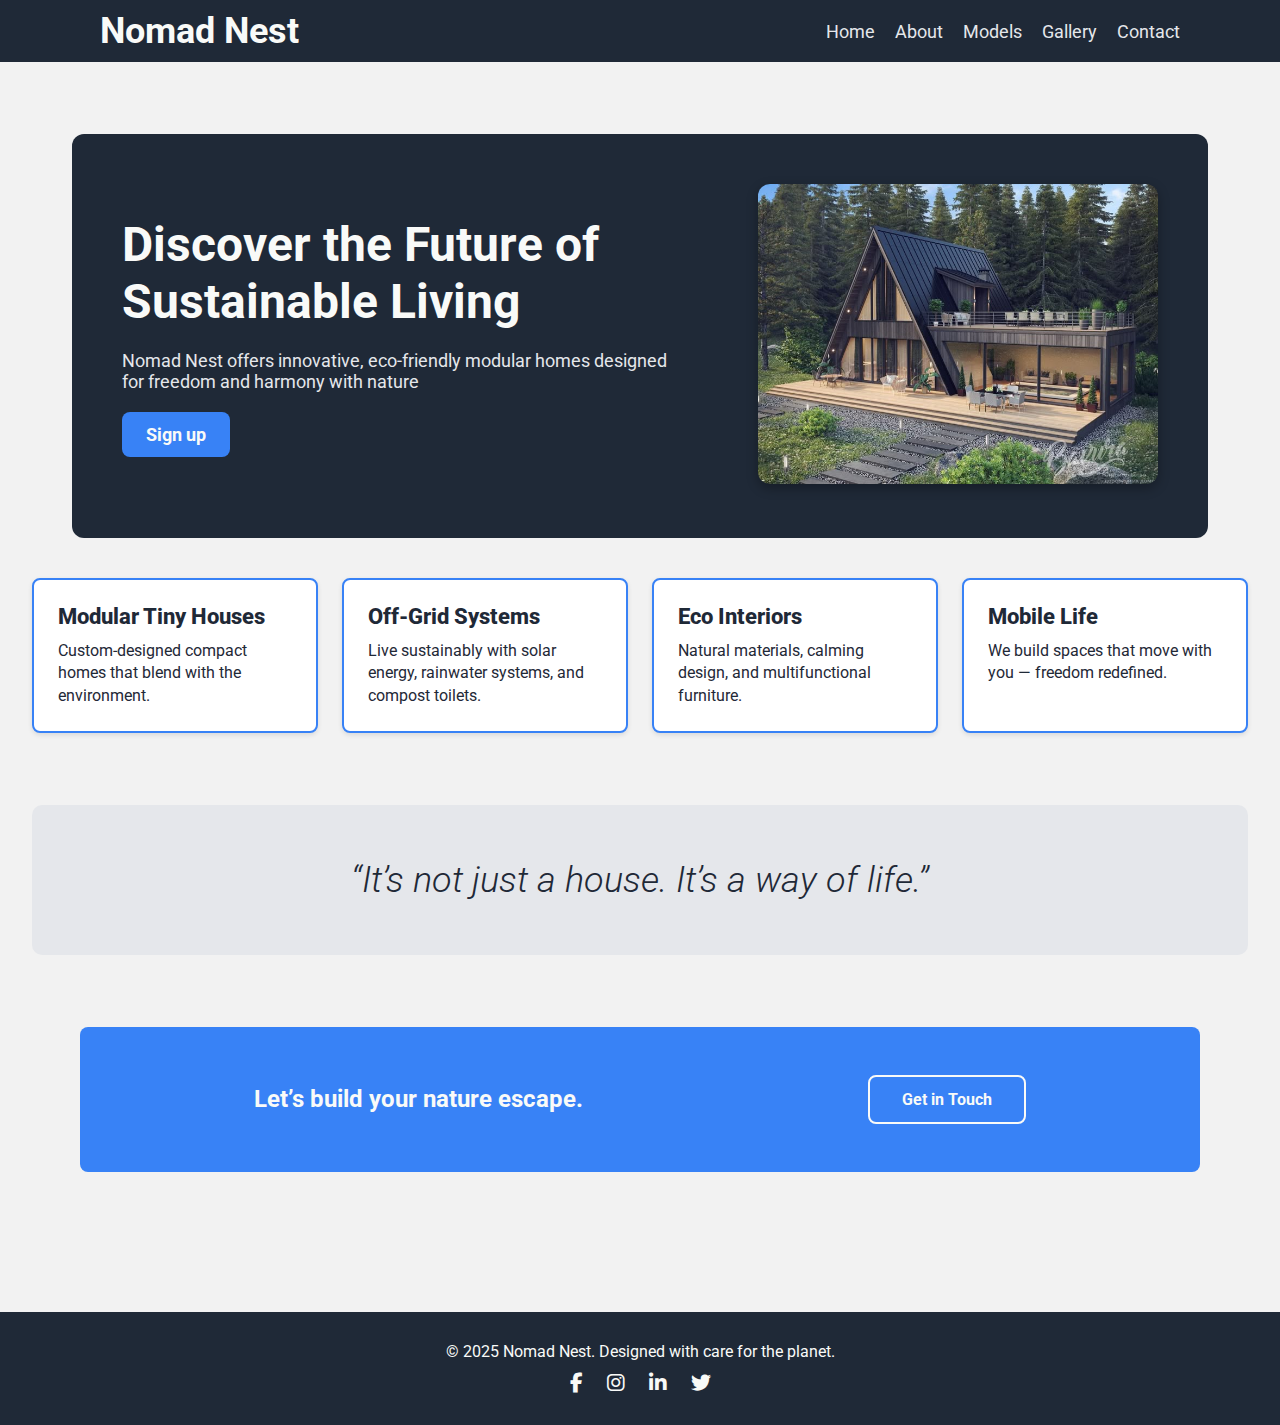
<file: index.html>
<!DOCTYPE html>
<html lang="en">
  <head>
    <meta charset="UTF-8" />
    <meta name="viewport" content="width=device-width, initial-scale=1.0" />
    <title>Nomad Nest</title>
    <link rel="stylesheet" href="style.css" />
    <link rel="preconnect" href="https://fonts.googleapis.com" />
    <link rel="preconnect" href="https://fonts.gstatic.com" crossorigin />
    <link
      href="https://fonts.googleapis.com/css2?family=Roboto&display=swap"
      rel="stylesheet"
    />
    <link
      rel="stylesheet"
      href="https://cdnjs.cloudflare.com/ajax/libs/font-awesome/6.5.0/css/all.min.css"
    />
  </head>
  <body>
    <header>
      <div class="header-top">
        <div class="logo">Nomad Nest</div>
        <nav class="nav-links">
          <a href="index.html">Home</a>
          <a href="about.html">About</a>
          <a href="models.html">Models</a>
          <a href="gallery.html">Gallery</a>
          <a href="contact.html">Contact</a>
        </nav>
      </div>
    </header>

    <main>
      <section class="hero-section">
        <div class="hero-content">
          <h1>Discover the Future of Sustainable Living</h1>
          <p>
            Nomad Nest offers innovative, eco-friendly modular homes designed
            for freedom and harmony with nature
          </p>
          <a href="contact.html" class="button">Sign up</a>
        </div>
        <div class="hero-image">
          <img
            src="images/hero-image.jpg"
            alt="A modern tiny house in a natural setting"
          />
        </div>
      </section>

      <section class="info">
        <div class="info-box">
          <h2>Modular Tiny Houses</h2>
          <p>Custom-designed compact homes that blend with the environment.</p>
        </div>
        <div class="info-box">
          <h2>Off-Grid Systems</h2>
          <p>
            Live sustainably with solar energy, rainwater systems, and compost
            toilets.
          </p>
        </div>
        <div class="info-box">
          <h2>Eco Interiors</h2>
          <p>
            Natural materials, calming design, and multifunctional furniture.
          </p>
        </div>
        <div class="info-box">
          <h2>Mobile Life</h2>
          <p>We build spaces that move with you — freedom redefined.</p>
        </div>
      </section>

      <section class="quote">
        <blockquote>“It’s not just a house. It’s a way of life.”</blockquote>
      </section>

      <section class="cta">
        <h3>Let’s build your nature escape.</h3>
        <a href="contact.html" class="button">Get in Touch</a>
      </section>
    </main>

    <footer>
      <p>&copy; 2025 Nomad Nest. Designed with care for the planet.</p>
      <div class="social-media">
        <a href="https://facebook.com" target="_blank"
          ><i class="fab fa-facebook-f"></i
        ></a>
        <a href="https://instagram.com" target="_blank"
          ><i class="fab fa-instagram"></i
        ></a>
        <a href="https://linkedin.com" target="_blank"
          ><i class="fab fa-linkedin-in"></i
        ></a>
        <a href="https://twitter.com" target="_blank"
          ><i class="fab fa-twitter"></i
        ></a>
      </div>
    </footer>
  </body>
</html>
</file>
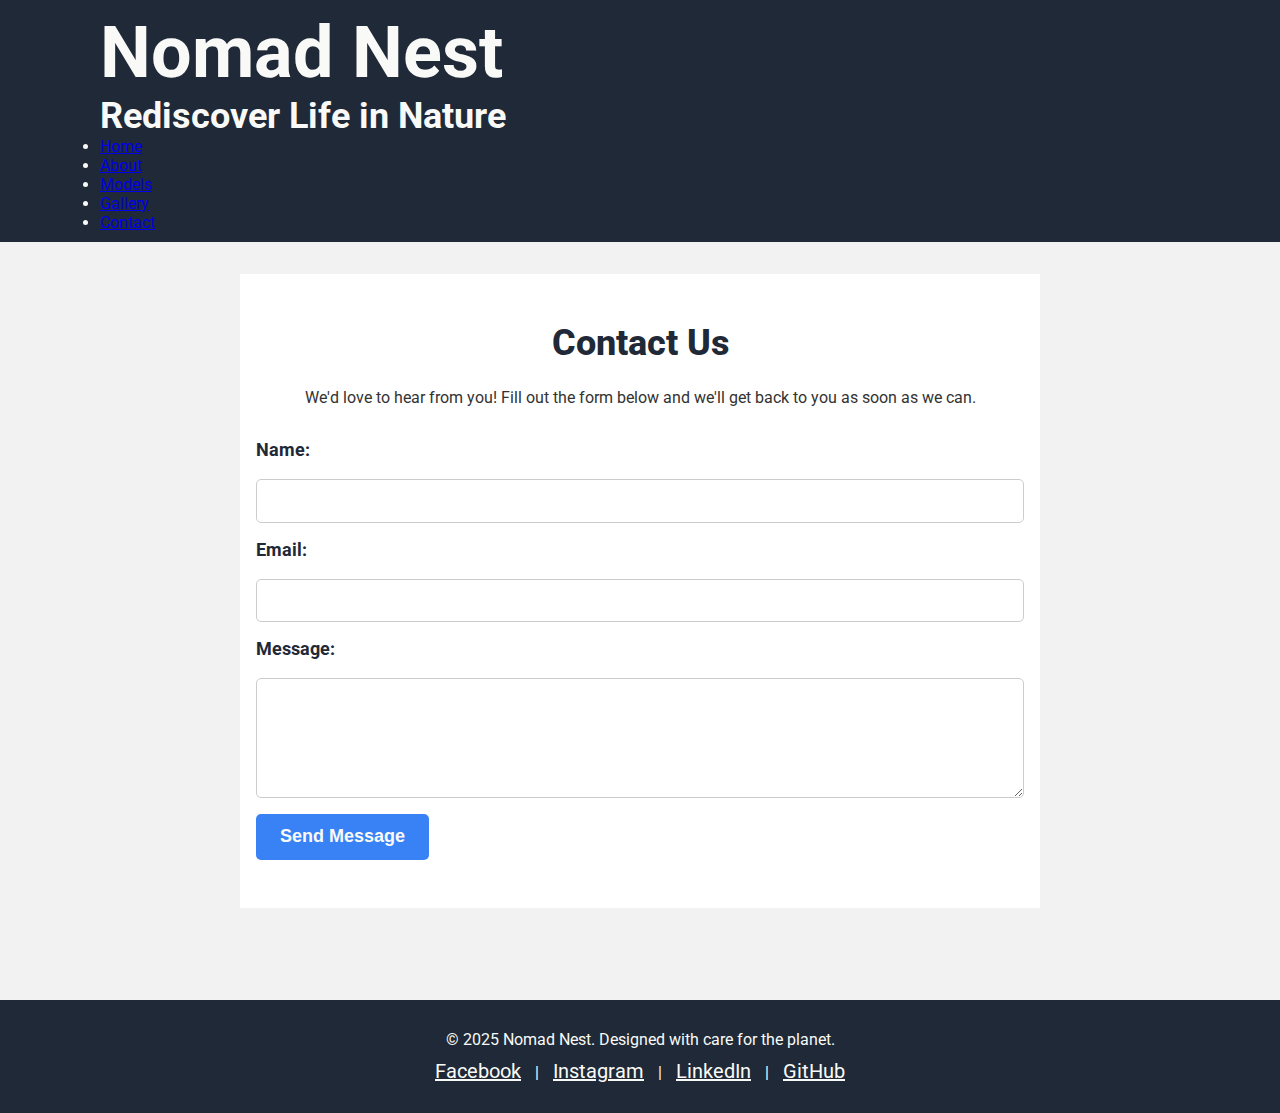
<file: contact.html>
<!DOCTYPE html>
<html lang="en">
  <head>
    <meta charset="UTF-8" />
    <meta name="viewport" content="width=device-width, initial-scale=1.0" />
    <title>Contact | Nomad Nest</title>
    <link rel="stylesheet" href="style.css" />
    <link
      href="https://fonts.googleapis.com/css2?family=Roboto&display=swap"
      rel="stylesheet"
    />
  </head>
  <body>
    <header>
      <div class="header-container">
        <div class="logo">
          <h1>Nomad Nest</h1>
          <p>Rediscover Life in Nature</p>
        </div>
        <nav>
          <ul>
            <li><a href="index.html">Home</a></li>
            <li><a href="about.html">About</a></li>
            <li><a href="models.html">Models</a></li>
            <li><a href="gallery.html">Gallery</a></li>
            <li><a href="contact.html" class="active">Contact</a></li>
          </ul>
        </nav>
      </div>
    </header>

    <main>
      <section class="contact-section">
        <h2>Contact Us</h2>
        <p>
          We'd love to hear from you! Fill out the form below and we'll get back
          to you as soon as we can.
        </p>

        <form class="contact-form">
          <label for="name">Name:</label>
          <input type="text" id="name" name="name" required />

          <label for="email">Email:</label>
          <input type="email" id="email" name="email" required />

          <label for="message">Message:</label>
          <textarea id="message" name="message" rows="5" required></textarea>

          <button type="submit">Send Message</button>
        </form>
      </section>
    </main>

    <footer>
      <p>&copy; 2025 Nomad Nest. Designed with care for the planet.</p>
      <div class="social-media">
        <a href="https://facebook.com" target="_blank">Facebook</a> |
        <a href="https://instagram.com" target="_blank">Instagram</a> |
        <a href="https://linkedin.com" target="_blank">LinkedIn</a> |
        <a href="https://github.com" target="_blank">GitHub</a>
      </div>
    </footer>
  </body>
</html>
</file>
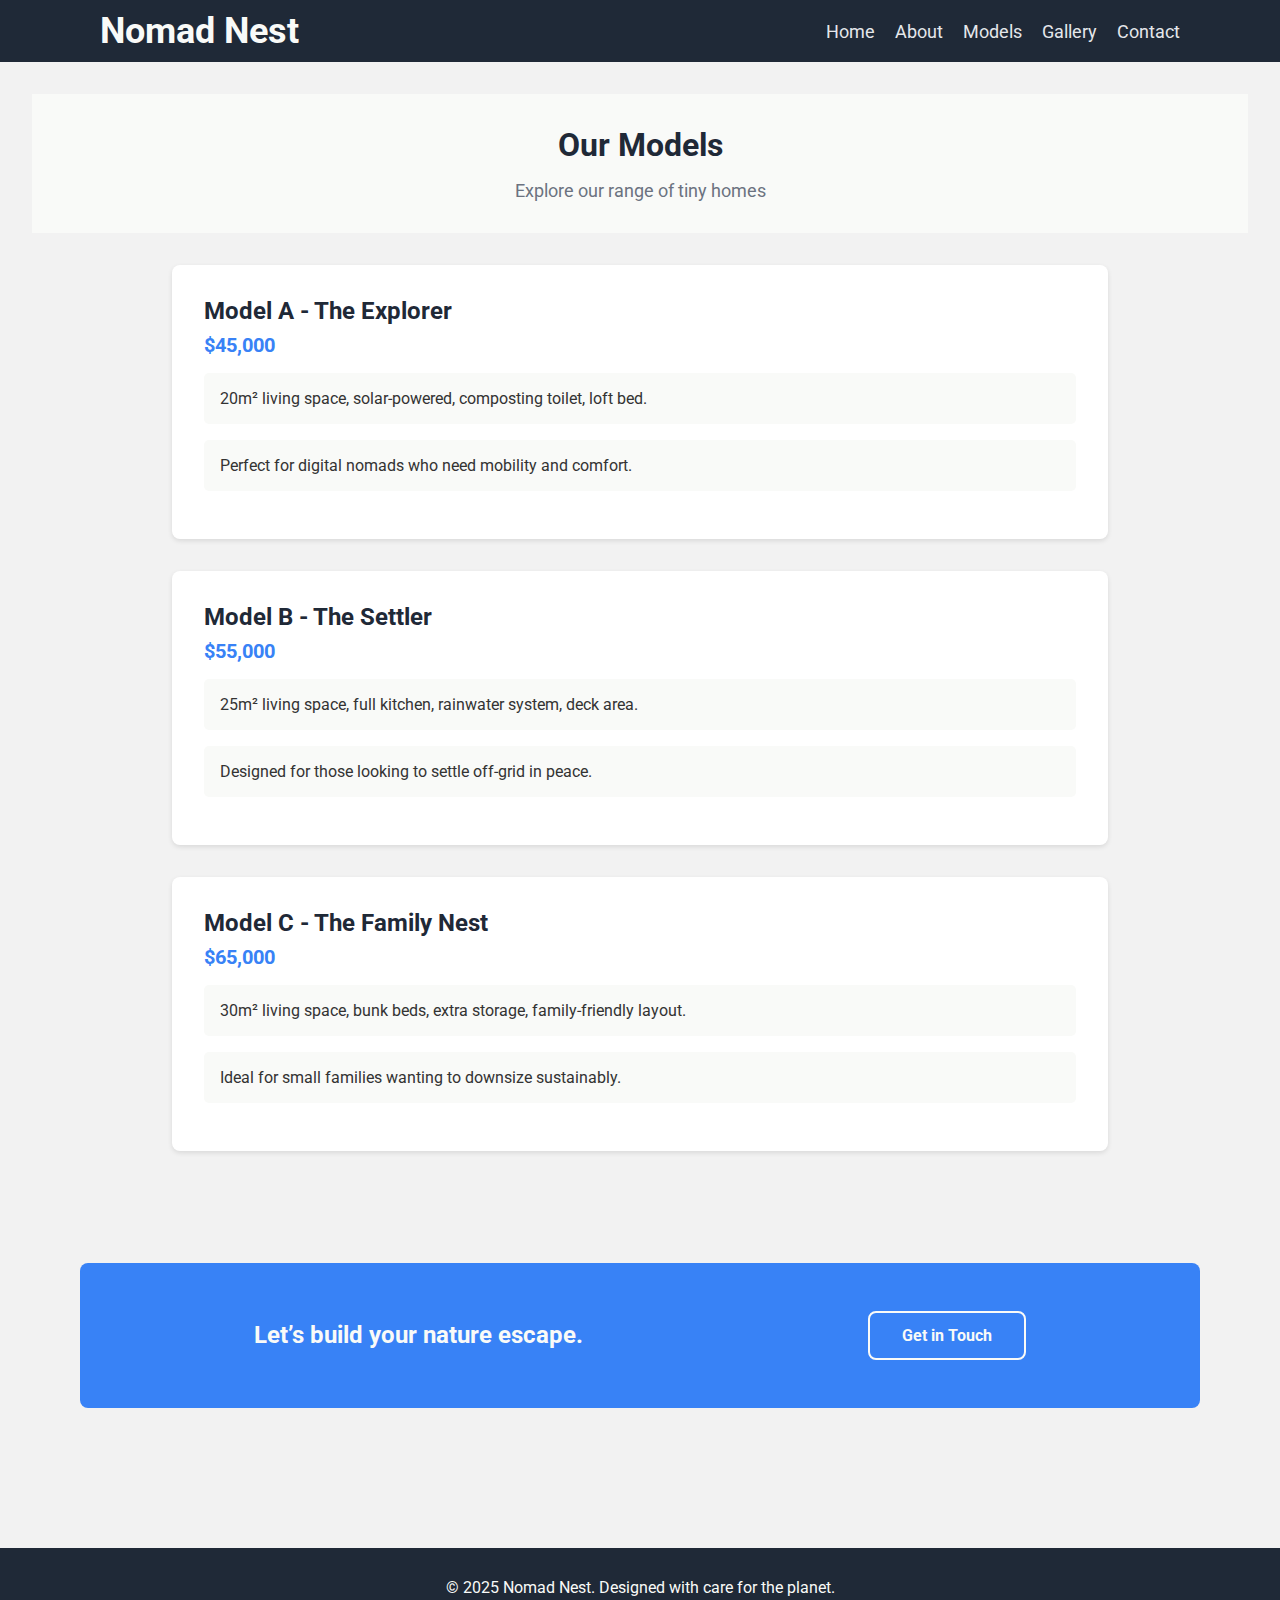
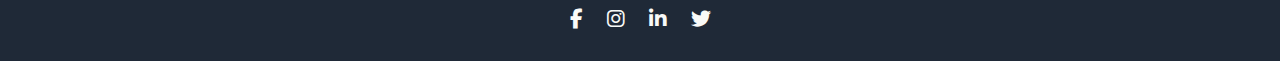
<file: models.html>
<!DOCTYPE html>
<html lang="en">
  <head>
    <meta charset="UTF-8" />
    <meta name="viewport" content="width=device-width, initial-scale=1.0" />
    <title>Our Models - Nomad Nest</title>
    <link rel="stylesheet" href="style.css" />
    <link rel="preconnect" href="https://fonts.googleapis.com" />
    <link rel="preconnect" href="https://fonts.gstatic.com" crossorigin />
    <link
      href="https://fonts.googleapis.com/css2?family=Roboto&display=swap"
      rel="stylesheet"
    />
    <link
      rel="stylesheet"
      href="https://cdnjs.cloudflare.com/ajax/libs/font-awesome/6.5.0/css/all.min.css"
    />
  </head>
  <body>
    <header>
      <div class="header-top">
        <div class="logo">Nomad Nest</div>
        <nav class="nav-links">
          <a href="index.html">Home</a>
          <a href="about.html">About</a>
          <a href="models.html">Models</a>
          <a href="gallery.html">Gallery</a>
          <a href="contact.html">Contact</a>
        </nav>
      </div>
    </header>

    <main>
      <section class="page-header">
        <h1>Our Models</h1>
        <p>Explore our range of tiny homes</p>
      </section>

      <section class="models">
        <div class="model">
          <h2>Model A - The Explorer</h2>
          <p class="price">$45,000</p>
          <div class="specs">
            <p>
              20m² living space, solar-powered, composting toilet, loft bed.
            </p>
          </div>
          <div class="features">
            <p>Perfect for digital nomads who need mobility and comfort.</p>
          </div>
        </div>

        <div class="model">
          <h2>Model B - The Settler</h2>
          <p class="price">$55,000</p>
          <div class="specs">
            <p>25m² living space, full kitchen, rainwater system, deck area.</p>
          </div>
          <div class="features">
            <p>Designed for those looking to settle off-grid in peace.</p>
          </div>
        </div>

        <div class="model">
          <h2>Model C - The Family Nest</h2>
          <p class="price">$65,000</p>
          <div class="specs">
            <p>
              30m² living space, bunk beds, extra storage, family-friendly
              layout.
            </p>
          </div>
          <div class="features">
            <p>Ideal for small families wanting to downsize sustainably.</p>
          </div>
        </div>
      </section>

      <section class="cta">
        <h3>Let’s build your nature escape.</h3>
        <a href="contact.html" class="button">Get in Touch</a>
      </section>
    </main>

    <footer>
      <p>&copy; 2025 Nomad Nest. Designed with care for the planet.</p>
      <div class="social-media">
        <a href="https://facebook.com" target="_blank"
          ><i class="fab fa-facebook-f"></i
        ></a>
        <a href="https://instagram.com" target="_blank"
          ><i class="fab fa-instagram"></i
        ></a>
        <a href="https://linkedin.com" target="_blank"
          ><i class="fab fa-linkedin-in"></i
        ></a>
        <a href="https://twitter.com" target="_blank"
          ><i class="fab fa-twitter"></i
        ></a>
      </div>
    </footer>
  </body>
</html>
</file>
<file: style.css>
/* General Reset */
* {
  margin: 0;
  padding: 0;
  box-sizing: border-box;
}

body {
  font-family: "Roboto", sans-serif;
  background-color: #f2f2f2;
  color: #333;
}

/* Header */
header {
  background-color: #1f2937;
  padding: 10px 100px; /* Üst ve alt padding azaltıldı */
  color: #f9faf8;
}

.header-top {
  display: flex;
  justify-content: space-between;
  align-items: center;
  /* margin-bottom kaldırıldı, gereksiz boşluk giderildi */
}

.logo {
  font-size: 36px;
  font-weight: bold;
  color: #f9faf8;
}

.nav-links {
  display: flex;
  gap: 20px;
}

.nav-links a {
  color: #e5e7eb;
  text-decoration: none;
  font-size: 18px;
  font-weight: normal;
}

.nav-links a:hover {
  color: #f9faf8;
}

.hero-section {
  display: flex;
  align-items: center;
  justify-content: space-between;
  gap: 50px;
  padding: 50px; /* İç boşluklar azaltıldı */
  margin: 40px;
  background-color: #1f2937;
  color: #f9faf8;
  border-radius: 12px;
}

.hero-content {
  flex: 1;
  padding-right: 30px;
}

.hero-content h1 {
  font-size: 48px;
  font-weight: bolder;
  margin-bottom: 20px;
}

.hero-content p {
  font-size: 18px;
  color: #e5e7eb;
  margin-bottom: 20px;
}

.hero-content .button {
  background-color: #3882f6;
  color: #f9faf8;
  padding: 12px 24px;
  border-radius: 8px;
  text-decoration: none;
  display: inline-block;
  font-size: 18px;
  font-weight: bold;
  transition: background-color 0.3s ease;
}

.hero-content .button:hover {
  background-color: #2563eb;
}

.hero-image img {
  width: 100%;
  max-width: 400px;
  height: auto;
  border-radius: 12px;
  box-shadow: 0 4px 12px rgba(0, 0, 0, 0.3);
}

/* Main Content */
main {
  padding: 2em;
}

/* Info Boxes - YAZI BOYUTLARI GÜNCELLENDİ */
.info {
  display: grid;
  grid-template-columns: repeat(auto-fit, minmax(220px, 1fr));
  gap: 1.5em;
  margin-bottom: 2em;
}

.info-box {
  background-color: #fff;
  padding: 1.5em;
  border-radius: 8px;
  box-shadow: 0 2px 5px rgba(0, 0, 0, 0.1);
  border: 2px solid #3882f6; /* Mavi çerçeve */
}

.info-box h2 {
  font-size: 22px; /* Font boyutu küçültüldü */
  font-weight: 800;
  color: #1f2937;
  margin-bottom: 0.5em; /* Başlık ve paragraf arasına boşluk eklendi */
}

.info-box p {
  color: #1f2937;
  font-size: 16px; /* Paragraf için standart bir boyut belirlendi */
  line-height: 1.4; /* Okunabilirlik artırıldı */
}

/* Quote Section */
.quote blockquote {
  font-style: italic;
  font-size: 36px;
  font-weight: 300; /* Light */
  color: #1f2937;
  background-color: #e5e7eb;
  padding: 1.5em;
  border-radius: 10px;
  text-align: center;
  margin: 2em 0;
}

/* Call to Action - YENİDEN DÜZENLENDİ */
.cta {
  display: flex;
  justify-content: space-around;
  align-items: center;
  background-color: #3882f6; /* Arka plan rengi olarak mavi kullanıldı */
  color: #f9faf8; /* İçindeki yazı rengi beyaz yapıldı */
  padding: 3em 2em; /* Yüksekliği artırmak için iç boşluklar eklendi */
  margin: 3em;
  border-radius: 8px;
}

.cta h3 {
  font-size: 24px;
  margin: 0;
  padding: 0;
}

/* CTA bölümü içindeki butona özel stil */
.cta .button {
  background-color: #3882f6; /* Arka plan rengi ana bölümle aynı */
  border: 2px solid #f9faf8; /* Referans tasarımdaki gibi beyaz çerçeve eklendi */
  color: #f9faf8;
  padding: 0.8em 2em;
  border-radius: 8px;
  text-decoration: none;
  font-weight: bold;
  transition: background-color 0.3s ease, color 0.3s ease;
}

.cta .button:hover {
  background-color: #f9faf8; /* Butonun üzerine gelince arka plan beyaz */
  color: #3882f6; /* Yazı rengi mavi olur */
}


/* Footer */
footer {
  background-color: #1f2937;
  padding: 30px 20px;
  text-align: center;
  font-size: 16px;
  color: #f9faf8;
  margin-top: 60px;
  font-family: "Roboto", sans-serif;
}

footer .copyright {
  font-size: 14px;
  margin-bottom: 10px;
}

footer .social-media {
  margin-top: 10px;
}

footer .social-media a {
  font-size: 20px;
  margin: 0 10px;
  color: #f9faf8;
  transition: color 0.3s ease;
}

footer .social-media a:hover {
  color: #3882f6;
}

/* Gallery Section */
.gallery-section {
  padding: 50px 20px;
  text-align: center;
  background-color: #ffffff;
}

.gallery-section h2 {
  font-size: 36px;
  font-weight: 800;
  color: #1f2937;
  margin-bottom: 30px;
}

.gallery-grid {
  display: grid;
  grid-template-columns: repeat(auto-fit, minmax(250px, 1fr));
  gap: 20px;
  justify-items: center;
  align-items: stretch;
}

.gallery-item {
  background-color: #fff;
  border: 2px solid #3882f6;
  border-radius: 10px;
  overflow: hidden;
  box-shadow: 0 4px 8px rgba(0, 0, 0, 0.1);
  transition: transform 0.3s ease;
  max-width: 100%;
}

.gallery-item img {
  width: 100%;
  height: 250px;
  object-fit: cover;
  display: block;
  border-radius: 8px;
}

.gallery-item p {
  font-size: 18px;
  color: #1f2937;
  padding: 10px 0;
}

.gallery-item:hover {
  transform: scale(1.03);
}

/* Contact Section */
.contact-section {
  max-width: 800px;
  margin: 0 auto;
  padding: 3rem 1rem;
  text-align: center;
  background-color: #ffffff;
}

.contact-section h2 {
  font-size: 36px;
  font-weight: 800;
  color: #1f2937;
  margin-bottom: 1.5rem;
}

.contact-form {
  display: flex;
  flex-direction: column;
  gap: 1rem;
  margin-top: 2rem;
  text-align: left;
}

.contact-form label {
  font-weight: bold;
  font-size: 18px;
  color: #1f2937;
  margin-bottom: 0.2rem;
}

.contact-form input,
.contact-form textarea {
  padding: 0.7rem;
  font-size: 1rem;
  border: 1px solid #ccc;
  border-radius: 5px;
  width: 100%;
  font-family: "Roboto", sans-serif;
}

.contact-form button {
  padding: 0.8rem 1.5rem;
  background-color: #3882f6;
  color: #f9faf8;
  border: none;
  border-radius: 5px;
  font-weight: bold;
  cursor: pointer;
  transition: background-color 0.3s ease;
  align-self: flex-start;
  font-size: 18px;
}

.contact-form button:hover {
  background-color: #2c6ddf;
}

/* Responsive Design - YENİDEN DÜZENLENDİ */
@media (max-width: 768px) {
  header {
    padding: 10px 20px; /* Mobil için padding ayarı */
  }

  .header-top {
    flex-direction: column; /* Logoyu ve linkleri alt alta getir */
    gap: 15px;
  }

  .nav-links {
    flex-direction: column; /* Navigasyon linklerini dikey yap */
    gap: 10px;
    align-items: center;
    width: 100%;
  }
  
  .hero-section {
    flex-direction: column; /* Hero bölümünü dikey yap */
    padding: 30px 20px;
    margin: 20px;
    text-align: center;
  }

  .hero-content {
    padding-right: 0;
  }

  .hero-content h1 {
    font-size: 36px; /* Mobil için font boyutu */
  }

  .info {
    grid-template-columns: 1fr; /* Info kutularını tek sütun yap */
  }

  main {
    padding: 1em;
  }
}

/* Simple About & Models Pages */
.page-header {
  text-align: center;
  padding: 2rem;
  background-color: #f9faf8;
}

.page-header h1 {
  font-size: 32px;
  color: #1f2937;
  margin-bottom: 1rem;
}

.page-header p {
  font-size: 18px;
  color: #6b7280;
}

.story,
.values,
.team {
  padding: 2rem;
  max-width: 1000px;
  margin: 0 auto;
}

.story h2,
.values h2,
.team h2 {
  font-size: 28px;
  color: #1f2937;
  margin-bottom: 1rem;
  text-align: center;
}

.values-grid,
.team-grid {
  display: grid;
  grid-template-columns: repeat(auto-fit, minmax(250px, 1fr));
  gap: 1.5rem;
}

.value,
.team-member {
  background-color: #fff;
  padding: 1.5rem;
  border-radius: 8px;
  box-shadow: 0 2px 5px rgba(0, 0, 0, 0.1);
}

.models {
  padding: 2rem;
  max-width: 1000px;
  margin: 0 auto;
}

.model {
  background-color: #fff;
  margin-bottom: 2rem;
  padding: 2rem;
  border-radius: 8px;
  box-shadow: 0 2px 5px rgba(0, 0, 0, 0.1);
}

.model h2 {
  font-size: 24px;
  color: #1f2937;
  margin-bottom: 0.5rem;
}

.model .price {
  font-size: 20px;
  font-weight: bold;
  color: #3882f6;
  margin-bottom: 1rem;
}

.specs,
.features {
  background-color: #f9faf8;
  padding: 1rem;
  border-radius: 5px;
  margin: 1rem 0;
}

.customization {
  text-align: center;
  padding: 2rem;
  background-color: #f9faf8;
}

.customization .button {
  background-color: #3882f6;
  color: white;
}
</file>
